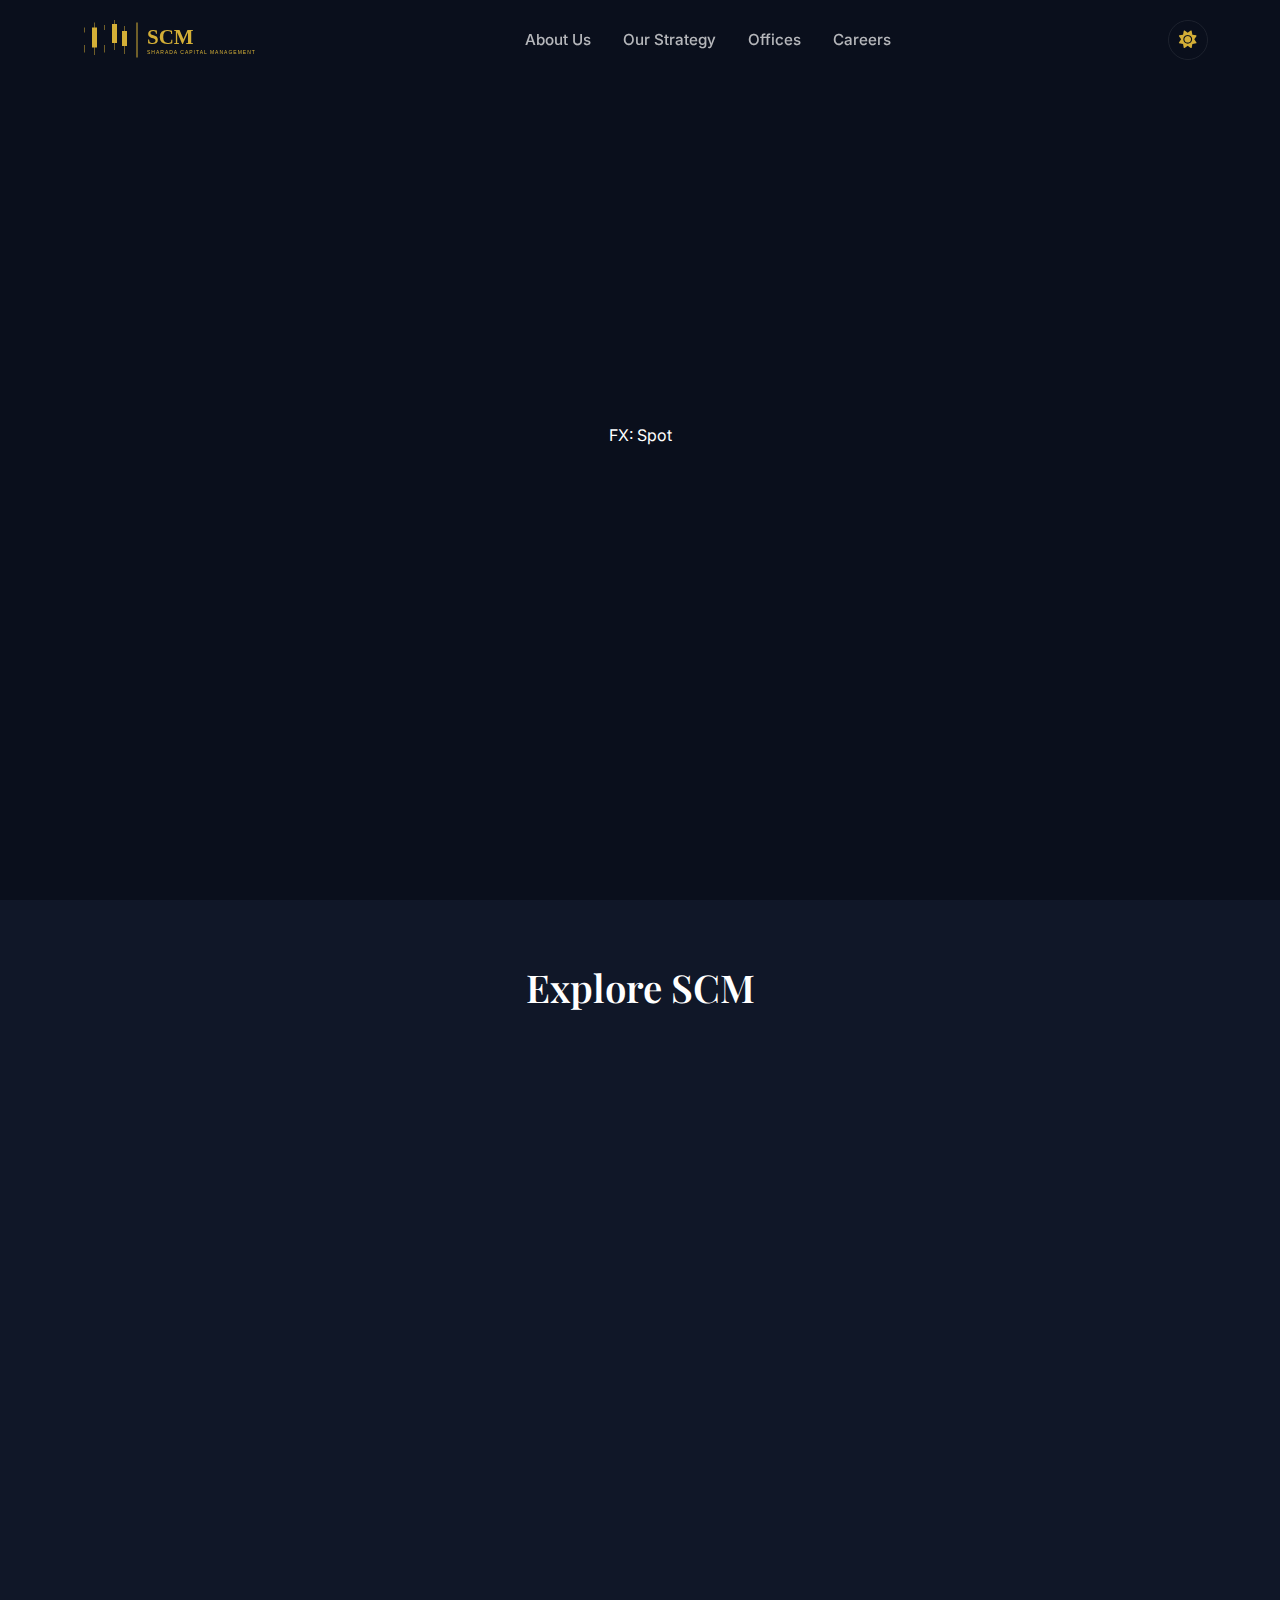
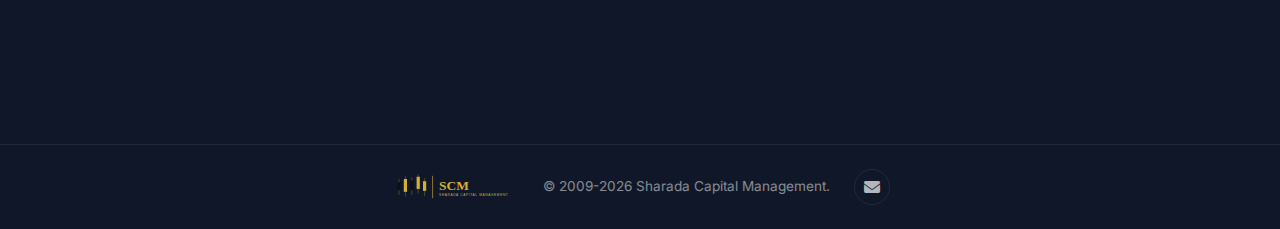
<file: index.html>
<!DOCTYPE html>
<html lang="en">

<head>
    <meta charset="UTF-8">
    <meta name="viewport" content="width=device-width, initial-scale=1.0">
    <meta name="description"
        content="Sharada Capital Management - A boutique quantitative trading firm delivering robust returns through sophisticated algorithmic strategies.">
    <title>Sharada Capital Management | Quantitative Trading Excellence</title>
    <link rel="icon" href="./assets/images/sharada_logo.svg" type="image/svg+xml">

    <!-- Font Awesome -->
    <link rel="stylesheet" href="https://cdnjs.cloudflare.com/ajax/libs/font-awesome/6.5.0/css/all.min.css">

    <!-- Custom Styles -->
    <link rel="stylesheet" href="./assets/src/style.css">
</head>

<body>
    <!-- Navigation -->
    <nav id="nav">
        <div class="nav-inner">
            <a class="logo-link" href="./index.html">
                <img class="logo-dark" src="./assets/images/sharada_logo.svg" alt="Sharada Capital Management">
                <img class="logo-light" src="./assets/images/sharada_logo_light.svg" alt="Sharada Capital Management">
            </a>
            <button class="menu-icon" id="menu-icon" aria-label="Toggle Menu">
                <span></span>
                <span></span>
                <span></span>
            </button>
            <ul id="nav-menu">
                <li><a href="./about.html">About Us</a></li>
                <li><a href="./strategy.html">Our Strategy</a></li>
                <li><a href="./offices.html">Offices</a></li>
                <li><a href="./careers.html">Careers</a></li>
                <li class="mobile-theme-item">
                    <button class="theme-toggle-mobile" id="theme-toggle-mobile" aria-label="Toggle theme">
                        <i class="fas fa-moon"></i>
                        <i class="fas fa-sun"></i>
                    </button>
                </li>
            </ul>
            <button class="theme-toggle" id="theme-toggle" aria-label="Toggle theme">
                <i class="fas fa-moon"></i>
                <i class="fas fa-sun"></i>
            </button>
        </div>
    </nav>

    <!-- Hero Section -->
    <section id="intro">
        <h1 class="hero-title">Sharada Capital Management</h1>

        <!-- Rotating Strategy Ticker -->
        <div class="strategy-ticker">
            <span class="ticker-text"></span>
        </div>

        <p class="hero-tagline">A boutique quantitative trading firm delivering robust returns through sophisticated
            algorithmic strategies.</p>
        <div class="scroll-down">
            <a href="#features">
                <span>Explore</span>
                <i class="fas fa-chevron-down"></i>
            </a>
        </div>
    </section>

    <!-- Features Section -->
    <section id="features" class="features-section">
        <h2>Explore SCM</h2>
        <div class="cards-grid">
            <!-- About Card -->
            <a href="./about.html" class="card reveal">
                <div class="card-icon">
                    <i class="fas fa-users"></i>
                </div>
                <h3>About Us</h3>
                <p>Discover our culture of innovation and meet the driven team behind SCM's success.</p>
                <span class="card-link">
                    Learn More <i class="fas fa-arrow-right"></i>
                </span>
            </a>

            <!-- Strategy Card -->
            <a href="./strategy.html" class="card reveal reveal-delay-1">
                <div class="card-icon">
                    <i class="fas fa-chart-line"></i>
                </div>
                <h3>Our Strategy</h3>
                <p>Explore our sophisticated approach to FX, Futures, and Equities trading.</p>
                <span class="card-link">
                    Learn More <i class="fas fa-arrow-right"></i>
                </span>
            </a>

            <!-- Offices Card -->
            <a href="./offices.html" class="card reveal reveal-delay-2">
                <div class="card-icon">
                    <i class="fas fa-building"></i>
                </div>
                <h3>Our Offices</h3>
                <p>Visit our strategic locations across the globe.</p>
                <span class="card-link">
                    Learn More <i class="fas fa-arrow-right"></i>
                </span>
            </a>

            <!-- Careers Card -->
            <a href="./careers.html" class="card reveal reveal-delay-3">
                <div class="card-icon">
                    <i class="fas fa-briefcase"></i>
                </div>
                <h3>Careers</h3>
                <p>Join a team of talented individuals shaping the future of quantitative trading.</p>
                <span class="card-link">
                    Learn More <i class="fas fa-arrow-right"></i>
                </span>
            </a>
        </div>
    </section>

    <!-- Footer -->
    <footer id="footer">
        <img class="logo logo-dark" src="./assets/images/sharada_logo.svg" alt="Sharada Capital Management">
        <img class="logo logo-light" src="./assets/images/sharada_logo_light.svg" alt="Sharada Capital Management">
        <p class="copyright">&copy; 2009-<span id="year"></span> Sharada Capital Management.</p>
        <a href="mailto:jobs@sharadacm.com" class="email-link" aria-label="Email"><i class="fas fa-envelope"></i></a>
    </footer>

    <!-- Minimal JavaScript -->
    <script>
        // Year
        document.getElementById("year").textContent = new Date().getFullYear();

        // Navigation scroll effect
        const nav = document.getElementById('nav');
        window.addEventListener('scroll', () => {
            nav.classList.toggle('scrolled', window.scrollY > 100);
        });

        // Scroll reveal animation
        const revealElements = document.querySelectorAll('.reveal');
        const revealOnScroll = () => {
            revealElements.forEach(el => {
                const elementTop = el.getBoundingClientRect().top;
                const windowHeight = window.innerHeight;
                if (elementTop < windowHeight - 100) {
                    el.classList.add('visible');
                }
            });
        };
        window.addEventListener('scroll', revealOnScroll);
        revealOnScroll(); // Initial check

        // Theme Toggle
        const themeToggle = document.getElementById('theme-toggle');
        const themeToggleMobile = document.getElementById('theme-toggle-mobile');
        const savedTheme = localStorage.getItem('theme') || 'dark';
        document.documentElement.setAttribute('data-theme', savedTheme);

        function toggleTheme() {
            const currentTheme = document.documentElement.getAttribute('data-theme');
            const newTheme = currentTheme === 'dark' ? 'light' : 'dark';
            document.documentElement.setAttribute('data-theme', newTheme);
            localStorage.setItem('theme', newTheme);
        }

        themeToggle.addEventListener('click', toggleTheme);
        if (themeToggleMobile) {
            themeToggleMobile.addEventListener('click', toggleTheme);
        }

        // Mobile Menu Toggle
        const menuIcon = document.getElementById('menu-icon');
        const navEl = document.getElementById('nav');
        const navMenu = document.querySelector('#nav ul');

        menuIcon.addEventListener('click', (e) => {
            e.stopPropagation();
            navEl.classList.toggle('menu-open');
        });

        // Close menu when clicking a link
        document.querySelectorAll('#nav ul a').forEach(link => {
            link.addEventListener('click', () => {
                navEl.classList.remove('menu-open');
            });
        });

        // Close menu when clicking outside
        document.addEventListener('click', (e) => {
            if (navEl.classList.contains('menu-open') && !navMenu.contains(e.target) && !menuIcon.contains(e.target)) {
                navEl.classList.remove('menu-open');
            }
        });

        // Strategy Ticker - Typewriter Effect
        const strategies = ['FX: Spot', 'FX: Forwards', 'FX: NDFs', 'FX: Swaps', 'FX: Options', 'Futures: Equity Indices', 'Futures: Commodities', 'Futures: Interest Rates', 'Futures: FX', 'Futures: Energy', 'Equities', 'Equity Options'];
        const tickerText = document.querySelector('.ticker-text');
        let currentIndex = 0;
        let charIndex = 0;
        let isDeleting = false;

        function typeWriter() {
            if (!tickerText) return;

            const currentWord = strategies[currentIndex];

            if (isDeleting) {
                tickerText.textContent = currentWord.substring(0, charIndex - 1);
                charIndex--;
            } else {
                tickerText.textContent = currentWord.substring(0, charIndex + 1);
                charIndex++;
            }

            let delay = isDeleting ? 50 : 100;

            if (!isDeleting && charIndex === currentWord.length) {
                delay = 1500; // Pause at end
                isDeleting = true;
            } else if (isDeleting && charIndex === 0) {
                isDeleting = false;
                currentIndex = (currentIndex + 1) % strategies.length;
                delay = 300;
            }

            setTimeout(typeWriter, delay);
        }

        if (tickerText) {
            typeWriter();
        }
    </script>
</body>

</html>
</file>
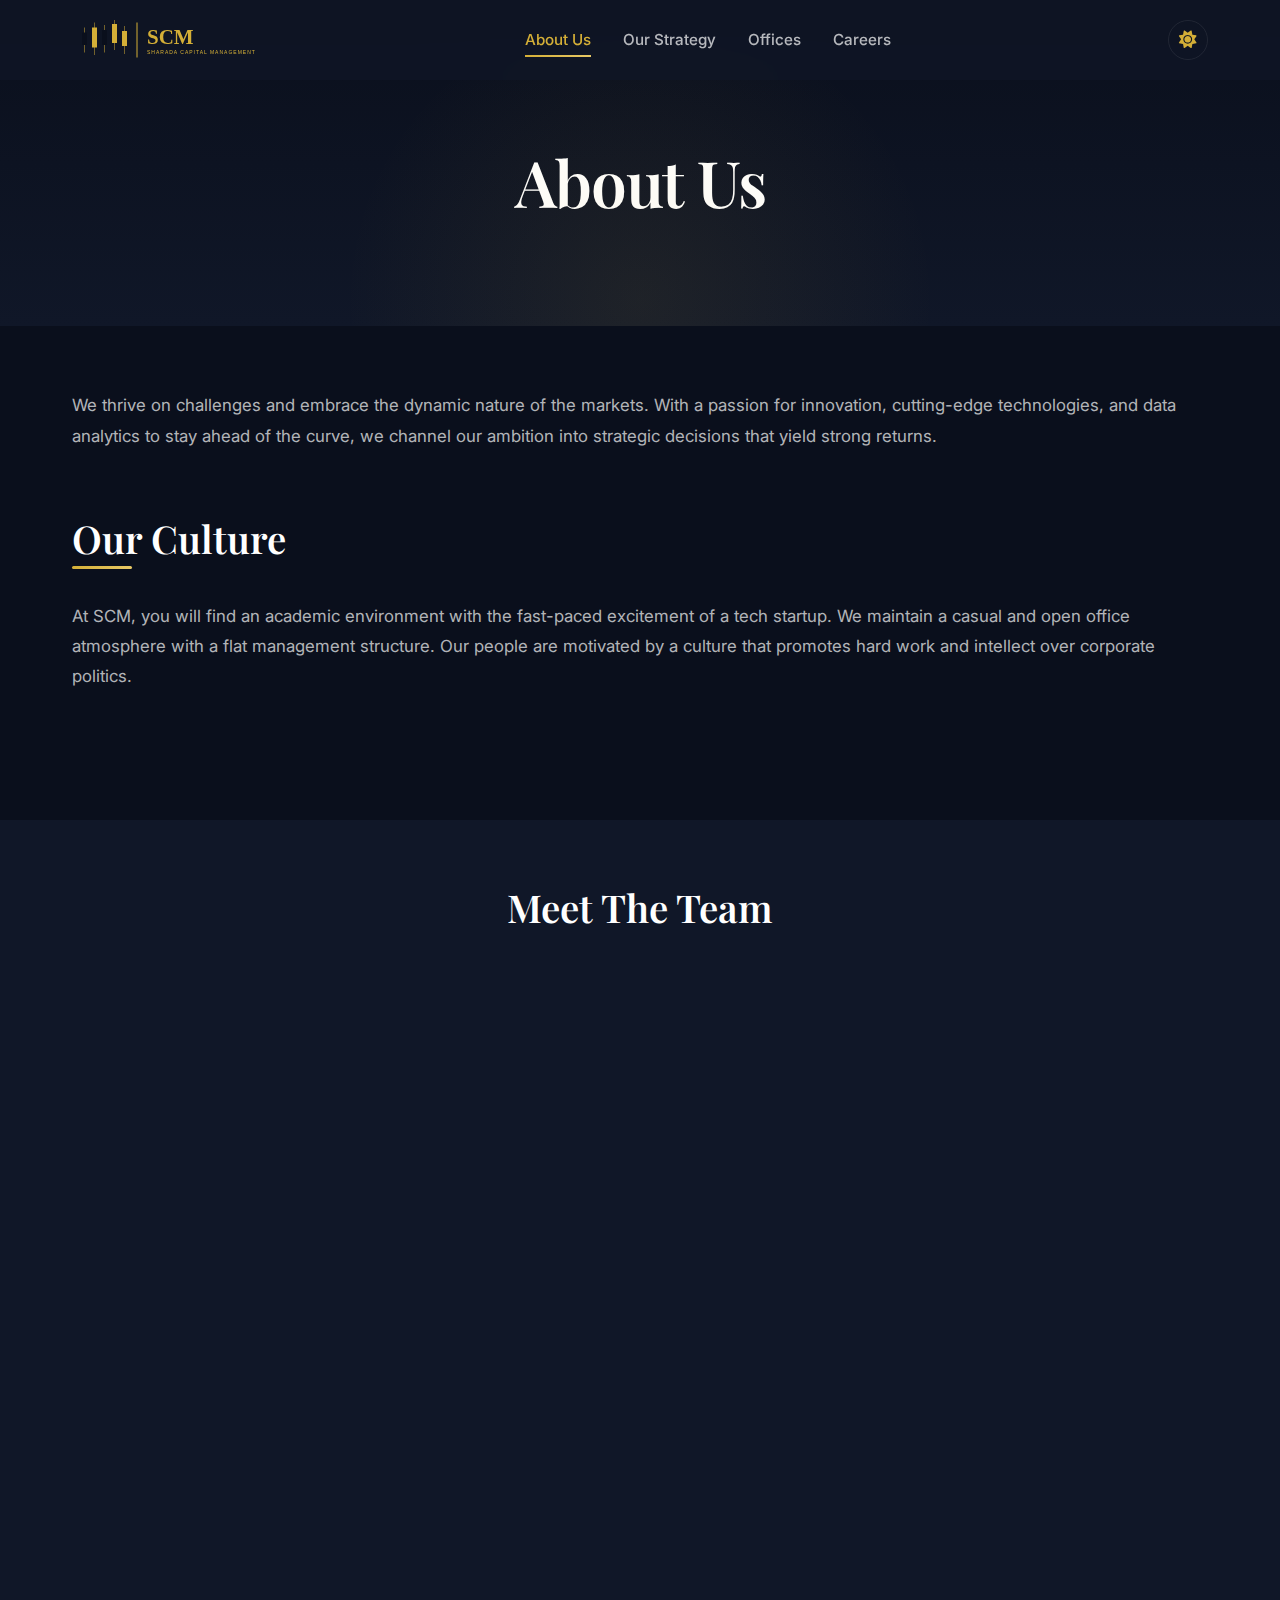
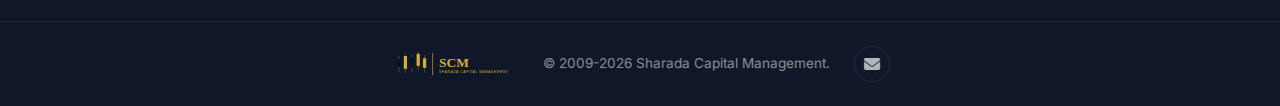
<file: about.html>
<!DOCTYPE html>
<html lang="en">

<head>
    <meta charset="UTF-8">
    <meta name="viewport" content="width=device-width, initial-scale=1.0">
    <meta name="description" content="Learn about Sharada Capital Management's culture, values, and leadership team.">
    <title>About Us | Sharada Capital Management</title>
    <link rel="icon" href="./assets/images/sharada_logo.svg" type="image/svg+xml">

    <!-- Font Awesome -->
    <link rel="stylesheet" href="https://cdnjs.cloudflare.com/ajax/libs/font-awesome/6.5.0/css/all.min.css">

    <!-- Custom Styles -->
    <link rel="stylesheet" href="./assets/src/style.css">
</head>

<body>
    <!-- Navigation -->
    <nav id="nav" class="scrolled">
        <div class="nav-inner">
            <a class="logo-link" href="./index.html">
                <img class="logo-dark" src="./assets/images/sharada_logo.svg" alt="Sharada Capital Management">
                <img class="logo-light" src="./assets/images/sharada_logo_light.svg" alt="Sharada Capital Management">
            </a>
            <button class="menu-icon" id="menu-icon" aria-label="Toggle Menu">
                <span></span>
                <span></span>
                <span></span>
            </button>
            <ul>
                <li><a href="./about.html" class="active">About Us</a></li>
                <li><a href="./strategy.html">Our Strategy</a></li>
                <li><a href="./offices.html">Offices</a></li>
                <li><a href="./careers.html">Careers</a></li>
                <li class="mobile-theme-item">
                    <button class="theme-toggle-mobile" id="theme-toggle-mobile" aria-label="Toggle theme">
                        <i class="fas fa-moon"></i>
                        <i class="fas fa-sun"></i>
                    </button>
                </li>
            </ul>
            <button class="theme-toggle" id="theme-toggle" aria-label="Toggle theme">
                <i class="fas fa-moon"></i>
                <i class="fas fa-sun"></i>
            </button>
        </div>
    </nav>

    <!-- Page Header -->
    <header id="header">
        <h1>About Us</h1>
        <p class="page-tagline">Driven people delivering quantitative trading excellence</p>
    </header>

    <!-- Main Content -->
    <main id="main">
        <article class="article reveal">
            <div class="article-content">
                <p>We thrive on challenges and embrace the dynamic nature of the markets. With a passion for
                    innovation, cutting-edge technologies, and data analytics to stay ahead of the curve, we channel our
                    ambition into strategic decisions that yield strong returns.</p>
            </div>
        </article>

        <article class="article reveal">
            <div class="article-header">
                <h2>Our Culture</h2>
            </div>
            <div class="article-content">
                <p>At SCM, you will find an academic environment with the fast-paced excitement of a tech startup. We
                    maintain a casual and open office atmosphere with a flat management structure. Our people are
                    motivated by a culture that promotes hard work and intellect over corporate politics.</p>
            </div>
        </article>
    </main>

    <!-- Team Section -->
    <section class="features-section">
        <h2>Meet The Team</h2>
        <div class="team-grid">
            <!-- Abhiram -->
            <article class="team-card reveal">
                <div class="team-avatar">AV</div>
                <h3>Abhiram Vijayasarathy</h3>
                <p class="role">Chief Executive Officer</p>
                <p class="bio">Abhiram Vijayasarathy founded Sharada Capital Management in 2009. Prior to Sharada,
                    Abhiram
                    worked as a Senior Portfolio Manager at Citadel Investment Group, before joining Millennium Partners
                    as a Managing
                    Director. Abhi received his S.B. in Mathematics & S.B. in Economics from MIT, graduating in 3 years
                    with Phi Beta Kappa Honors, and earned an M.S. in Financial Mathematics from the University of
                    Chicago.</p>
            </article>

            <!-- Andrew -->
            <article class="team-card reveal reveal-delay-1">
                <div class="team-avatar">AS</div>
                <h3>Andrew Solomon</h3>
                <p class="role">Chief Operating Officer</p>
                <p class="bio">Andrew is responsible for raising the initial round of capital for Sharada Capital
                    Management
                    and has taken a leading role in the day-to-day operations of the firm. From
                    2003-2009, Andrew was co-founder of a student loan provider originating over $3bn in student loans.
                    Andrew worked in the private equity practice at JP Morgan Partners from 2000-2002, was Director of
                    Business Development at EMusic.com in 1999-2000, and was a financial analyst in investment banking
                    at Salomon Brothers between 1996 and 1998. Andrew has a B.A. from Dartmouth College and an MBA from
                    Harvard Business School.</p>
            </article>
        </div>
    </section>

    <!-- Footer -->
    <footer id="footer">
        <img class="logo logo-dark" src="./assets/images/sharada_logo.svg" alt="Sharada Capital Management">
        <img class="logo logo-light" src="./assets/images/sharada_logo_light.svg" alt="Sharada Capital Management">
        <p class="copyright">&copy; 2009-<span id="year"></span> Sharada Capital Management.</p>
        <a href="mailto:jobs@sharadacm.com" class="email-link" aria-label="Email"><i class="fas fa-envelope"></i></a>
    </footer>

    <!-- Minimal JavaScript -->
    <script>
        document.getElementById("year").textContent = new Date().getFullYear();

        // Scroll reveal animation
        const revealElements = document.querySelectorAll('.reveal');
        const revealOnScroll = () => {
            revealElements.forEach(el => {
                const elementTop = el.getBoundingClientRect().top;
                const windowHeight = window.innerHeight;
                if (elementTop < windowHeight - 100) {
                    el.classList.add('visible');
                }
            });
        };
        window.addEventListener('scroll', revealOnScroll);
        revealOnScroll();

        // Mobile Menu Toggle
        const menuIcon = document.getElementById('menu-icon');
        const navEl = document.getElementById('nav');
        const navMenu = document.querySelector('#nav ul');
        menuIcon.addEventListener('click', (e) => { e.stopPropagation(); navEl.classList.toggle('menu-open'); });
        document.querySelectorAll('#nav ul a').forEach(link => { link.addEventListener('click', () => { navEl.classList.remove('menu-open'); }); });

        // Close menu when clicking outside
        document.addEventListener('click', (e) => { if (navEl.classList.contains('menu-open') && !navMenu.contains(e.target) && !menuIcon.contains(e.target)) { navEl.classList.remove('menu-open'); } });
        // Theme Toggle
        const themeToggle = document.getElementById('theme-toggle');
        const themeToggleMobile = document.getElementById('theme-toggle-mobile');
        const savedTheme = localStorage.getItem('theme') || 'dark';
        document.documentElement.setAttribute('data-theme', savedTheme);

        function toggleTheme() {
            const currentTheme = document.documentElement.getAttribute('data-theme');
            const newTheme = currentTheme === 'dark' ? 'light' : 'dark';
            document.documentElement.setAttribute('data-theme', newTheme);
            localStorage.setItem('theme', newTheme);
        }

        themeToggle.addEventListener('click', toggleTheme);
        if (themeToggleMobile) {
            themeToggleMobile.addEventListener('click', toggleTheme);
        }
    </script>
</body>

</html>
</file>
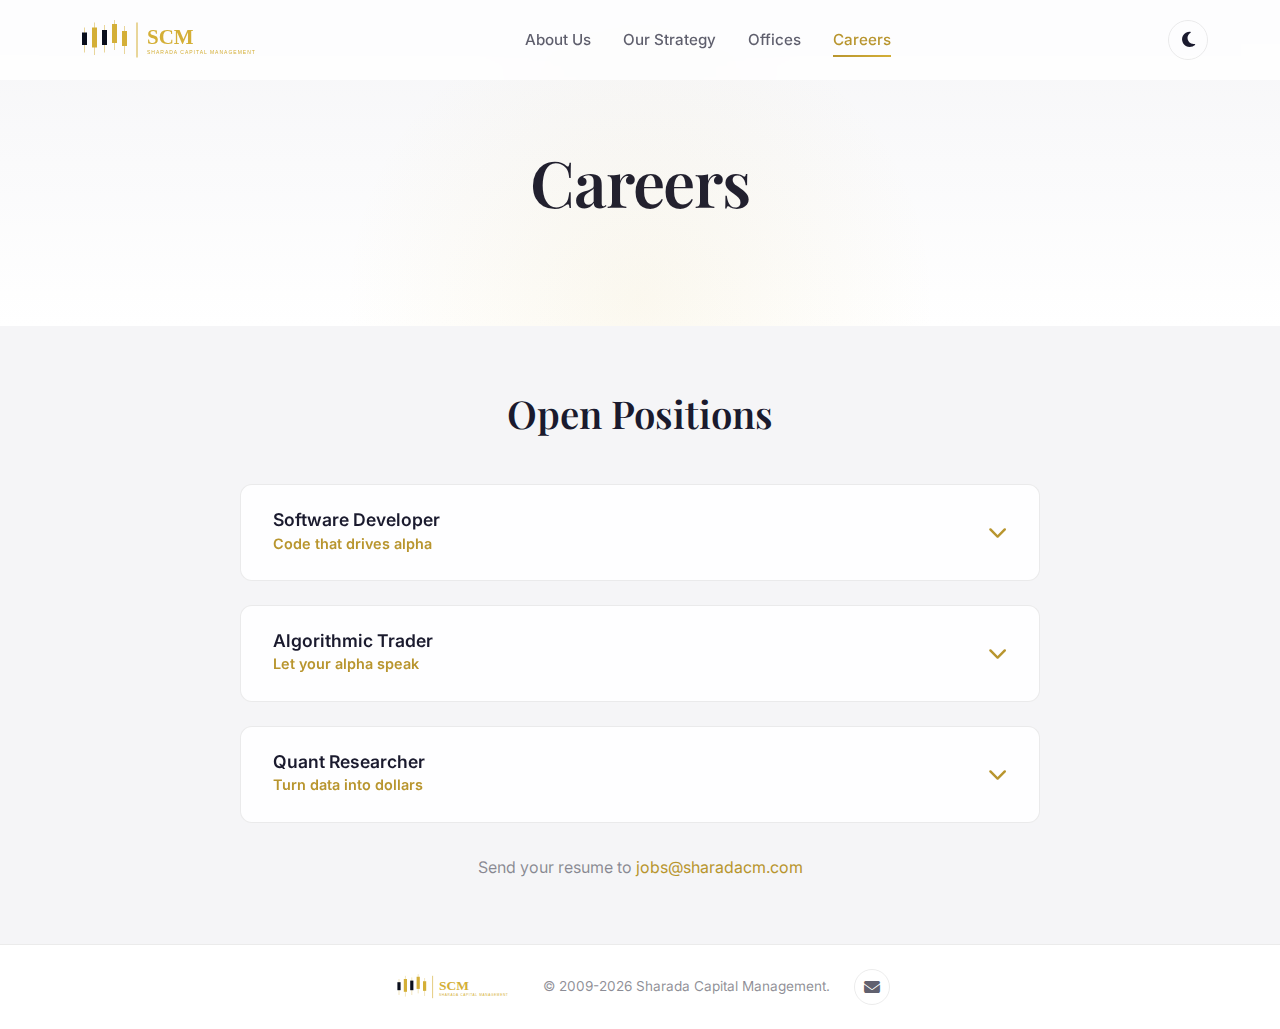
<file: careers.html>
<!DOCTYPE html>
<html lang="en">

<head>
    <meta charset="UTF-8">
    <meta name="viewport" content="width=device-width, initial-scale=1.0">
    <meta name="description"
        content="Join Sharada Capital Management - Explore career opportunities in quantitative trading, development, and research.">
    <title>Careers | Sharada Capital Management</title>
    <link rel="icon" href="./assets/images/sharada_title.png" type="image/x-icon">

    <!-- Font Awesome -->
    <link rel="stylesheet" href="https://cdnjs.cloudflare.com/ajax/libs/font-awesome/6.5.0/css/all.min.css">

    <!-- Custom Styles -->
    <link rel="stylesheet" href="./assets/src/style.css">
</head>

<body>
    <!-- Navigation -->
    <nav id="nav" class="scrolled">
        <div class="nav-inner">
            <a class="logo-link" href="./index.html">
                <img src="./assets/images/sharada_logo.svg" alt="Sharada Capital Management">
            </a>
            <button class="menu-icon" id="menu-icon" aria-label="Toggle Menu">
                <span></span>
                <span></span>
                <span></span>
            </button>
            <ul>
                <li><a href="./about.html">About Us</a></li>
                <li><a href="./strategy.html">Our Strategy</a></li>
                <li><a href="./offices.html">Offices</a></li>
                <li><a href="./careers.html" class="active">Careers</a></li>
                <li class="mobile-theme-item">
                    <button class="theme-toggle-mobile" id="theme-toggle-mobile" aria-label="Toggle theme">
                        <i class="fas fa-moon"></i>
                        <i class="fas fa-sun"></i>
                    </button>
                </li>
            </ul>
            <button class="theme-toggle" id="theme-toggle" aria-label="Toggle theme">
                <i class="fas fa-moon"></i>
                <i class="fas fa-sun"></i>
            </button>
        </div>
    </nav>

    <!-- Page Header -->
    <header id="header">
        <h1>Careers</h1>
        <p>Join a team that's shaping the future of trading</p>
    </header>

    <!-- Jobs Section -->
    <section class="jobs-section">
        <h2>Open Positions</h2>
        <div class="jobs-list">
            <!-- Software Developer -->
            <article class="job-card reveal">
                <div class="job-header" onclick="toggleJob(this.parentElement)">
                    <div>
                        <h3>Software Developer</h3>
                        <span class="salary">Code that drives alpha</span>
                    </div>
                    <i class="fas fa-chevron-down toggle-icon"></i>
                </div>
                <div class="job-content">
                    <div class="job-details">
                        <h4>Description</h4>
                        <p>Opportunity to work in a collaborative, entrepreneurial, and results-driven environment.
                            Exposure to the intricacies of trading and financial markets, enhancing your industry
                            knowledge. Flexibility in work location and schedule.</p>

                        <h4>Qualifications</h4>
                        <ul>
                            <li>Bachelor's degree in Computer Science, Software Engineering, or related field (Master's
                                preferred)</li>
                            <li>Proficiency in C++, Julia, or Python</li>
                            <li>Familiarity with financial markets and trading concepts</li>
                            <li>Excellent problem-solving skills</li>
                        </ul>

                        <div class="job-apply">
                            <a href="mailto:jobs@sharadacm.com" class="btn primary">
                                <i class="fas fa-envelope"></i> Apply Now
                            </a>
                        </div>
                    </div>
                </div>
            </article>

            <!-- Algorithmic Trader -->
            <article class="job-card reveal reveal-delay-1">
                <div class="job-header" onclick="toggleJob(this.parentElement)">
                    <div>
                        <h3>Algorithmic Trader</h3>
                        <span class="salary">Let your alpha speak</span>
                    </div>
                    <i class="fas fa-chevron-down toggle-icon"></i>
                </div>
                <div class="job-content">
                    <div class="job-details">
                        <h4>Description</h4>
                        <p>We are seeking experienced candidates with outstanding track records and strong academic
                            credentials. Build and run high-sharpe algorithmic strategies on our world-class
                            technology platform.</p>

                        <h4>Qualifications</h4>
                        <ul>
                            <li>Exceptional track record trading on any asset class</li>
                            <li>Degree from a top tier institution in a quantitative field</li>
                            <li>Intermediate to strong programming skills</li>
                            <li>Superior critical thinking and analytical skills</li>
                        </ul>

                        <div class="job-apply">
                            <a href="mailto:jobs@sharadacm.com" class="btn primary">
                                <i class="fas fa-envelope"></i> Apply Now
                            </a>
                        </div>
                    </div>
                </div>
            </article>

            <!-- Quant Researcher -->
            <article class="job-card job-filled reveal reveal-delay-2">
                <div class="job-header" onclick="toggleJob(this.parentElement)">
                    <div>
                        <h3>Quant Researcher</h3>
                        <span class="salary">Turn data into dollars</span>
                    </div>
                    <i class="fas fa-chevron-down toggle-icon"></i>
                </div>
                <div class="job-content">
                    <div class="job-details">
                        <h4>Description</h4>
                        <p>Collaborate with traders and developers to implement, backtest, and deploy trading
                            algorithms using statistical techniques, machine learning, and data analysis.</p>

                        <h4>Qualifications</h4>
                        <ul>
                            <li>Advanced degree in Mathematics, Statistics, Physics, or Computer Science</li>
                            <li>Proficiency in Python, R, or Julia</li>
                            <li>Excellent problem-solving and communication skills</li>
                            <li>Demonstrated ability to work in a fast-paced environment</li>
                        </ul>

                        <div class="job-apply">
                            <span class="btn disabled">
                                <i class="fas fa-clock"></i> No Openings At This Time
                            </span>
                        </div>
                    </div>
                </div>
            </article>
        </div>

        <p class="text-center mb-0" style="margin-top: 2rem; color: var(--text-muted);">
            Send your resume to <a href="mailto:jobs@sharadacm.com">jobs@sharadacm.com</a>
        </p>
    </section>

    <!-- Footer -->
    <footer id="footer">
        <img src="./assets/images/sharada_logo.svg" alt="Sharada Capital Management" class="logo">
        <p class="copyright">&copy; 2009-<span id="year"></span> Sharada Capital Management.</p>
        <a href="mailto:jobs@sharadacm.com" class="email-link" aria-label="Email"><i class="fas fa-envelope"></i></a>
    </footer>

    <!-- Minimal JavaScript -->
    <script>
        document.getElementById("year").textContent = new Date().getFullYear();
        // Job Accordion - only one open at a time
        function toggleJob(card) {
            const allCards = document.querySelectorAll('.job-card');
            const isActive = card.classList.contains('active');

            // Close all cards
            allCards.forEach(c => c.classList.remove('active'));

            // If the clicked card wasn't active, open it
            if (!isActive) {
                card.classList.add('active');
            }
        }

        // Scroll reveal animation
        const revealElements = document.querySelectorAll('.reveal');
        const revealOnScroll = () => {
            revealElements.forEach(el => {
                const elementTop = el.getBoundingClientRect().top;
                const windowHeight = window.innerHeight;
                if (elementTop < windowHeight - 100) {
                    el.classList.add('visible');
                }
            });
        };
        window.addEventListener('scroll', revealOnScroll);
        revealOnScroll();

        // Mobile Menu Toggle
        const menuIcon = document.getElementById('menu-icon');
        const navEl = document.getElementById('nav');
        const navMenu = document.querySelector('#nav ul');
        menuIcon.addEventListener('click', (e) => { e.stopPropagation(); navEl.classList.toggle('menu-open'); });
        document.querySelectorAll('#nav ul a').forEach(link => { link.addEventListener('click', () => { navEl.classList.remove('menu-open'); }); });

        // Close menu when clicking outside
        document.addEventListener('click', (e) => { if (navEl.classList.contains('menu-open') && !navMenu.contains(e.target) && !menuIcon.contains(e.target)) { navEl.classList.remove('menu-open'); } });
        // Theme Toggle
        const themeToggle = document.getElementById('theme-toggle');
        const themeToggleMobile = document.getElementById('theme-toggle-mobile');
        const savedTheme = localStorage.getItem('theme') || 'light';
        document.documentElement.setAttribute('data-theme', savedTheme);

        function toggleTheme() {
            const currentTheme = document.documentElement.getAttribute('data-theme');
            const newTheme = currentTheme === 'dark' ? 'light' : 'dark';
            document.documentElement.setAttribute('data-theme', newTheme);
            localStorage.setItem('theme', newTheme);
        }

        themeToggle.addEventListener('click', toggleTheme);
        if (themeToggleMobile) {
            themeToggleMobile.addEventListener('click', toggleTheme);
        }
    </script>
</body>

</html>
</file>
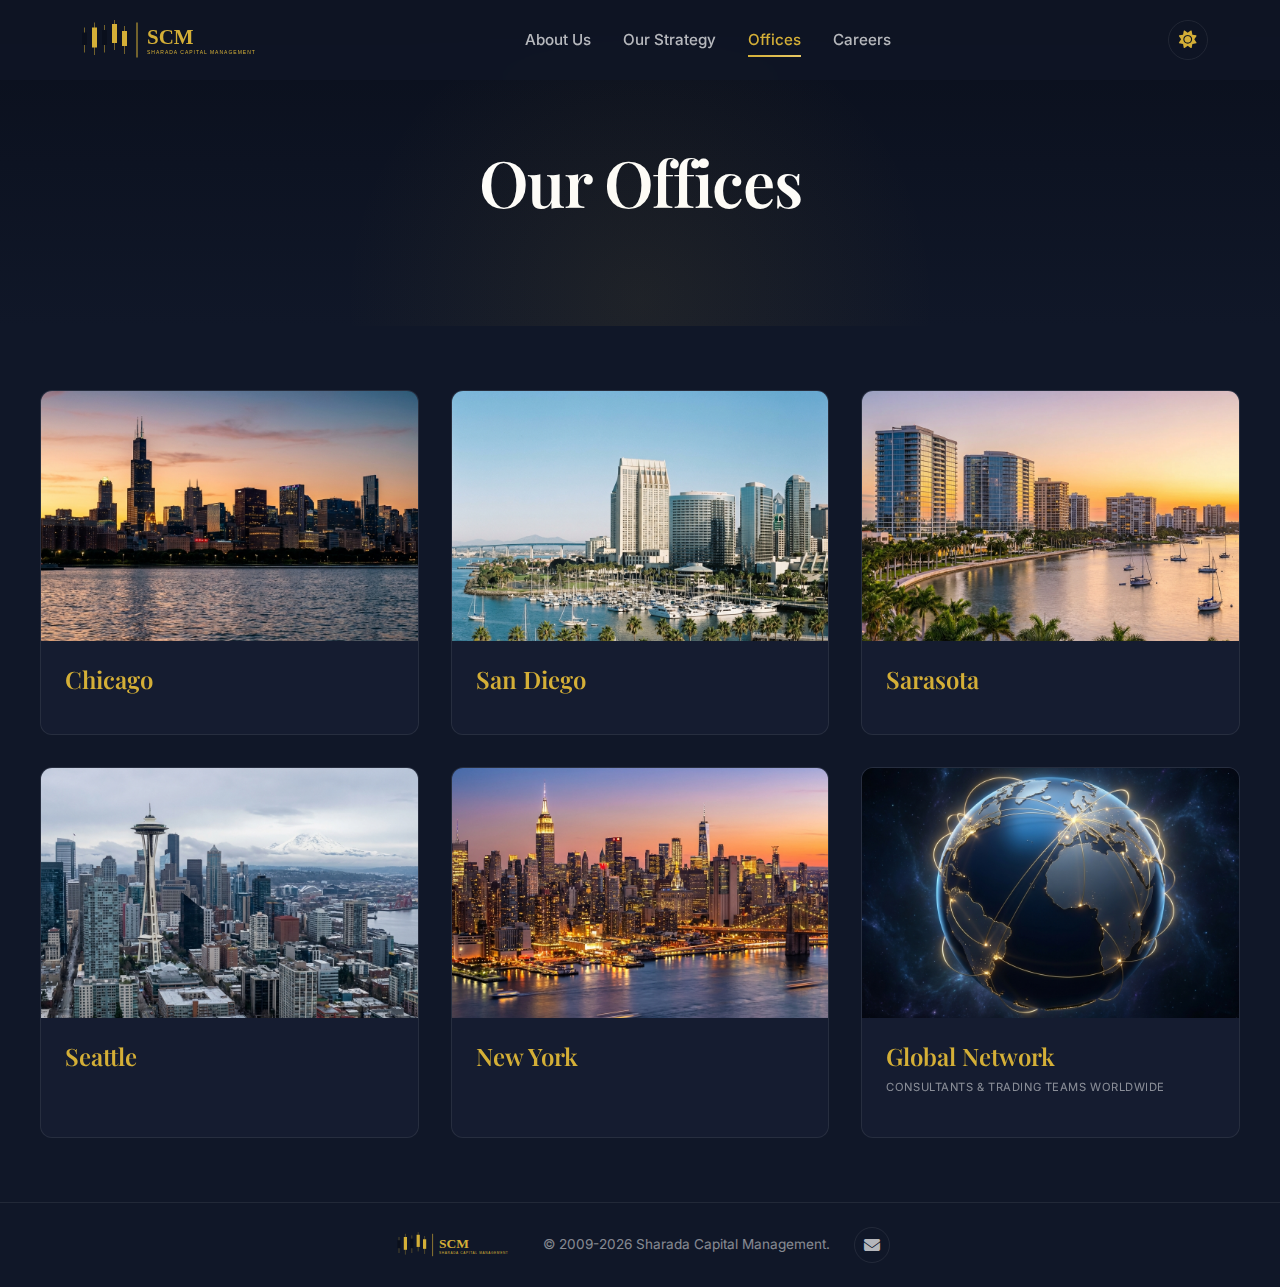
<file: offices.html>
<!DOCTYPE html>
<html lang="en">

<head>
    <meta charset="UTF-8">
    <meta name="viewport" content="width=device-width, initial-scale=1.0">
    <meta name="description" content="Explore Sharada Capital Management's office locations across the United States.">
    <title>Offices | Sharada Capital Management</title>
    <link rel="icon" href="./assets/images/sharada_logo.svg" type="image/svg+xml">

    <!-- Font Awesome -->
    <link rel="stylesheet" href="https://cdnjs.cloudflare.com/ajax/libs/font-awesome/6.5.0/css/all.min.css">

    <!-- Custom Styles -->
    <link rel="stylesheet" href="./assets/src/style.css">
</head>

<body>
    <!-- Navigation -->
    <nav id="nav" class="scrolled">
        <div class="nav-inner">
            <a class="logo-link" href="./index.html">
                <img class="logo-dark" src="./assets/images/sharada_logo.svg" alt="Sharada Capital Management">
                <img class="logo-light" src="./assets/images/sharada_logo_light.svg" alt="Sharada Capital Management">
            </a>
            <button class="menu-icon" id="menu-icon" aria-label="Toggle Menu">
                <span></span>
                <span></span>
                <span></span>
            </button>
            <ul>
                <li><a href="./about.html">About Us</a></li>
                <li><a href="./strategy.html">Our Strategy</a></li>
                <li><a href="./offices.html" class="active">Offices</a></li>
                <li><a href="./careers.html">Careers</a></li>
                <li class="mobile-theme-item">
                    <button class="theme-toggle-mobile" id="theme-toggle-mobile" aria-label="Toggle theme">
                        <i class="fas fa-moon"></i>
                        <i class="fas fa-sun"></i>
                    </button>
                </li>
            </ul>
            <button class="theme-toggle" id="theme-toggle" aria-label="Toggle theme">
                <i class="fas fa-moon"></i>
                <i class="fas fa-sun"></i>
            </button>
        </div>
    </nav>

    <!-- Page Header -->
    <header id="header">
        <h1>Our Offices</h1>
        <p class="page-tagline">Around the clock, around the world</p>
    </header>

    <!-- Offices Section -->
    <section class="offices-section">
        <div class="offices-grid">
            <!-- Chicago -->
            <article class="office-card reveal">
                <div class="office-image">
                    <img src="./assets/images/chicago.png" alt="Chicago Office">
                </div>
                <div class="office-info">
                    <h3>Chicago</h3>
                    <p class="subtitle"></p>
                </div>
            </article>

            <!-- San Diego -->
            <article class="office-card reveal reveal-delay-1">
                <div class="office-image">
                    <img src="./assets/images/sandiego.png" alt="San Diego Office">
                </div>
                <div class="office-info">
                    <h3>San Diego</h3>
                    <p class="subtitle"></p>
                </div>
            </article>

            <!-- Sarasota -->
            <article class="office-card reveal reveal-delay-2">
                <div class="office-image">
                    <img src="./assets/images/sarasota.png" alt="Sarasota Office">
                </div>
                <div class="office-info">
                    <h3>Sarasota</h3>
                    <p class="subtitle"></p>
                </div>
            </article>

            <!-- Seattle -->
            <article class="office-card reveal reveal-delay-3">
                <div class="office-image">
                    <img src="./assets/images/seattle.png" alt="Seattle Office">
                </div>
                <div class="office-info">
                    <h3>Seattle</h3>
                    <p class="subtitle"></p>
                </div>
            </article>

            <!-- New York -->
            <article class="office-card reveal reveal-delay-4">
                <div class="office-image">
                    <img src="./assets/images/newyork.png" alt="New York Office">
                </div>
                <div class="office-info">
                    <h3>New York</h3>
                    <p class="subtitle"></p>
                </div>
            </article>

            <!-- Global Network -->
            <article class="office-card reveal reveal-delay-5 global-office">
                <div class="office-image">
                    <img src="./assets/images/global_network.png" alt="Global Network">
                </div>
                <div class="office-info">
                    <h3>Global Network</h3>
                    <p class="subtitle">Consultants & Trading Teams Worldwide</p>
                </div>
            </article>
        </div>
    </section>

    <!-- Footer -->
    <footer id="footer">
        <img class="logo logo-dark" src="./assets/images/sharada_logo.svg" alt="Sharada Capital Management">
        <img class="logo logo-light" src="./assets/images/sharada_logo_light.svg" alt="Sharada Capital Management">
        <p class="copyright">&copy; 2009-<span id="year"></span> Sharada Capital Management.</p>
        <a href="mailto:jobs@sharadacm.com" class="email-link" aria-label="Email"><i class="fas fa-envelope"></i></a>
    </footer>

    <!-- Minimal JavaScript -->
    <script>
        document.getElementById("year").textContent = new Date().getFullYear();

        // Scroll reveal animation
        const revealElements = document.querySelectorAll('.reveal');
        const revealOnScroll = () => {
            revealElements.forEach(el => {
                const elementTop = el.getBoundingClientRect().top;
                const windowHeight = window.innerHeight;
                if (elementTop < windowHeight - 100) {
                    el.classList.add('visible');
                }
            });
        };
        window.addEventListener('scroll', revealOnScroll);
        revealOnScroll();

        // Mobile Menu Toggle
        const menuIcon = document.getElementById('menu-icon');
        const navEl = document.getElementById('nav');
        const navMenu = document.querySelector('#nav ul');
        menuIcon.addEventListener('click', (e) => { e.stopPropagation(); navEl.classList.toggle('menu-open'); });
        document.querySelectorAll('#nav ul a').forEach(link => { link.addEventListener('click', () => { navEl.classList.remove('menu-open'); }); });

        // Close menu when clicking outside
        document.addEventListener('click', (e) => { if (navEl.classList.contains('menu-open') && !navMenu.contains(e.target) && !menuIcon.contains(e.target)) { navEl.classList.remove('menu-open'); } });
        // Theme Toggle
        const themeToggle = document.getElementById('theme-toggle');
        const themeToggleMobile = document.getElementById('theme-toggle-mobile');
        const savedTheme = localStorage.getItem('theme') || 'dark';
        document.documentElement.setAttribute('data-theme', savedTheme);

        function toggleTheme() {
            const currentTheme = document.documentElement.getAttribute('data-theme');
            const newTheme = currentTheme === 'dark' ? 'light' : 'dark';
            document.documentElement.setAttribute('data-theme', newTheme);
            localStorage.setItem('theme', newTheme);
        }

        themeToggle.addEventListener('click', toggleTheme);
        if (themeToggleMobile) {
            themeToggleMobile.addEventListener('click', toggleTheme);
        }
    </script>
</body>

</html>
</file>
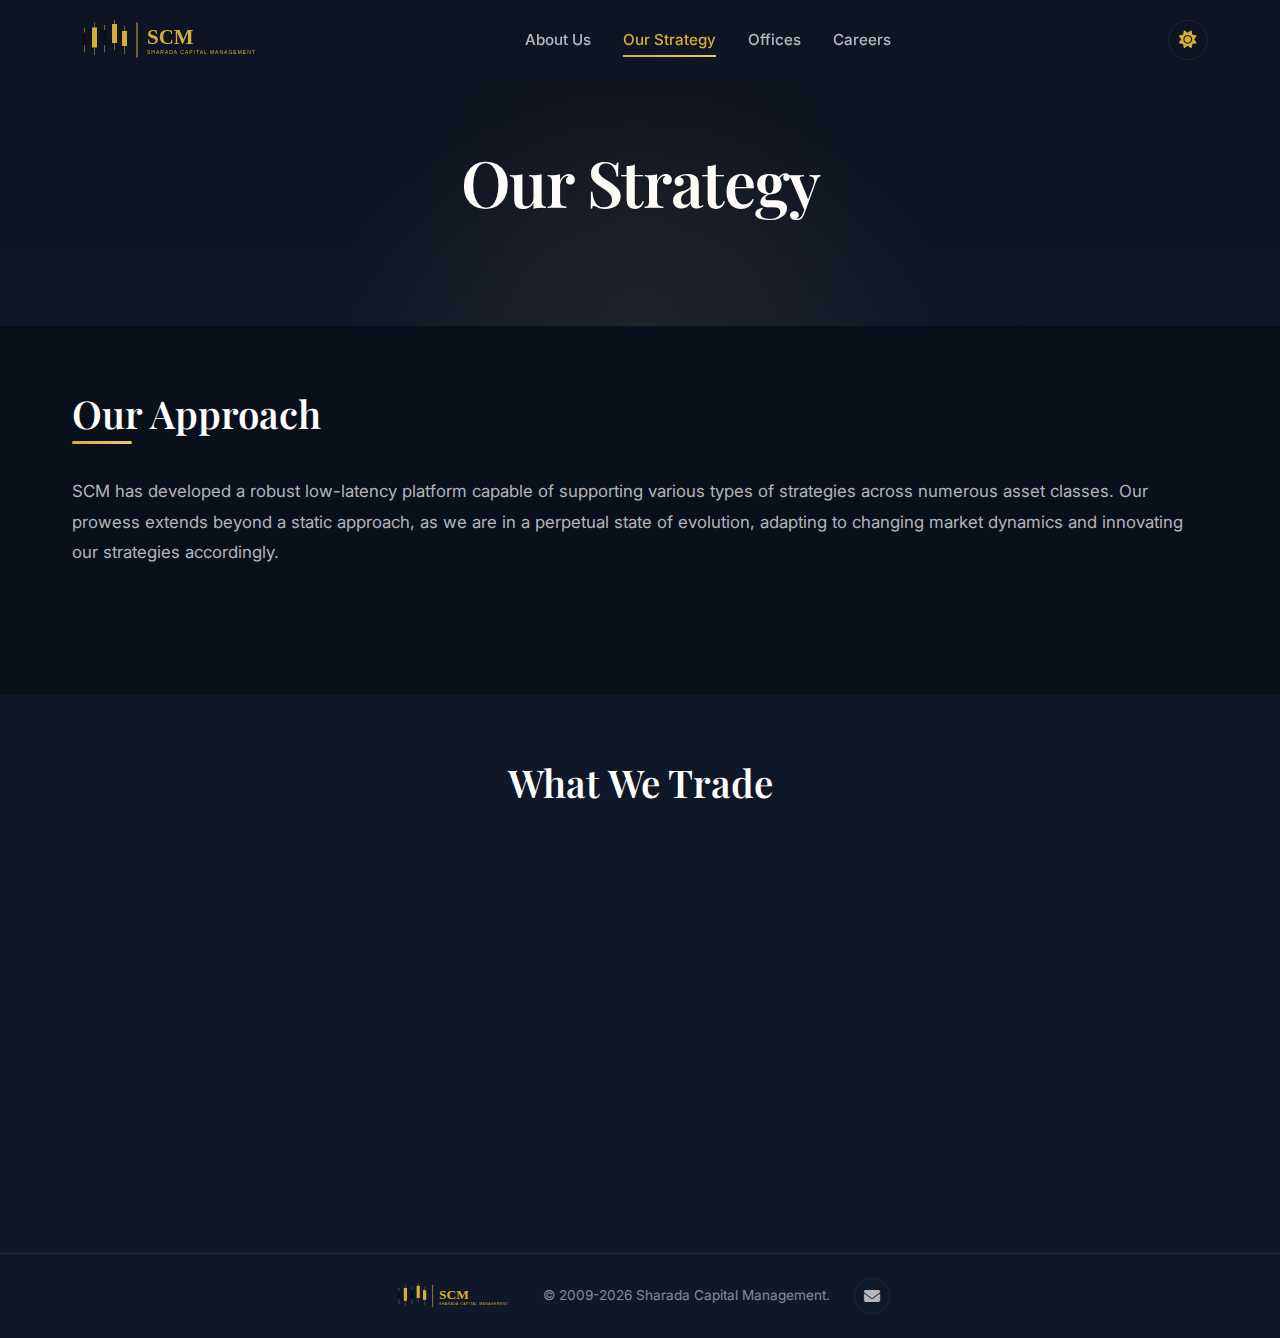
<file: strategy.html>
<!DOCTYPE html>
<html lang="en">

<head>
    <meta charset="UTF-8">
    <meta name="viewport" content="width=device-width, initial-scale=1.0">
    <meta name="description"
        content="Discover Sharada Capital Management's sophisticated trading approach across FX, Futures, and Equities.">
    <title>Our Strategy | Sharada Capital Management</title>
    <link rel="icon" href="./assets/images/sharada_logo.svg" type="image/svg+xml">

    <!-- Font Awesome -->
    <link rel="stylesheet" href="https://cdnjs.cloudflare.com/ajax/libs/font-awesome/6.5.0/css/all.min.css">

    <!-- Custom Styles -->
    <link rel="stylesheet" href="./assets/src/style.css">
</head>

<body>
    <!-- Navigation -->
    <nav id="nav" class="scrolled">
        <div class="nav-inner">
            <a class="logo-link" href="./index.html">
                <img class="logo-dark" src="./assets/images/sharada_logo.svg" alt="Sharada Capital Management">
                <img class="logo-light" src="./assets/images/sharada_logo_light.svg" alt="Sharada Capital Management">
            </a>
            <button class="menu-icon" id="menu-icon" aria-label="Toggle Menu">
                <span></span>
                <span></span>
                <span></span>
            </button>
            <ul>
                <li><a href="./about.html">About Us</a></li>
                <li><a href="./strategy.html" class="active">Our Strategy</a></li>
                <li><a href="./offices.html">Offices</a></li>
                <li><a href="./careers.html">Careers</a></li>
                <li class="mobile-theme-item">
                    <button class="theme-toggle-mobile" id="theme-toggle-mobile" aria-label="Toggle theme">
                        <i class="fas fa-moon"></i>
                        <i class="fas fa-sun"></i>
                    </button>
                </li>
            </ul>
            <button class="theme-toggle" id="theme-toggle" aria-label="Toggle theme">
                <i class="fas fa-moon"></i>
                <i class="fas fa-sun"></i>
            </button>
        </div>
    </nav>

    <!-- Page Header -->
    <header id="header">
        <h1>Our Strategy</h1>
        <p class="page-tagline">Taking trading to the next level</p>
    </header>

    <!-- Main Content -->
    <main id="main">
        <article class="article reveal">
            <div class="article-header">
                <h2>Our Approach</h2>
            </div>
            <div class="article-content">
                <p>SCM has developed a robust low-latency platform capable of supporting various
                    types of strategies
                    across numerous asset classes. Our prowess extends beyond a static approach, as we are in a
                    perpetual state of evolution, adapting to changing market dynamics and innovating our strategies
                    accordingly.</p>
            </div>
        </article>
    </main>

    <!-- Strategy Cards Section -->
    <section class="features-section">
        <h2>What We Trade</h2>
        <div class="strategy-grid">
            <!-- FX -->
            <article class="strategy-card reveal">
                <div class="icon"><i class="fas fa-dollar-sign"></i></div>
                <h3>FX Trading</h3>
                <p class="subtitle">Currency Markets</p>
                <p>Spot, Forwards, NDFs, Swaps, and Options</p>
            </article>

            <!-- Futures -->
            <article class="strategy-card reveal reveal-delay-1">
                <div class="icon"><i class="fas fa-chart-bar"></i></div>
                <h3>Futures</h3>
                <p class="subtitle">Derivatives Trading</p>
                <p>Equity Indices, Commodities, FX,
                    Interest Rates, and Energy Futures</p>
            </article>

            <!-- Equities -->
            <article class="strategy-card reveal reveal-delay-2">
                <div class="icon"><i class="fas fa-chart-pie"></i></div>
                <h3>Equities</h3>
                <p class="subtitle">Stocks & Options</p>
                <p>Equities and Equity Options</p>
            </article>
        </div>
    </section>

    <!-- Footer -->
    <footer id="footer">
        <img class="logo logo-dark" src="./assets/images/sharada_logo.svg" alt="Sharada Capital Management">
        <img class="logo logo-light" src="./assets/images/sharada_logo_light.svg" alt="Sharada Capital Management">
        <p class="copyright">&copy; 2009-<span id="year"></span> Sharada Capital Management.</p>
        <a href="mailto:jobs@sharadacm.com" class="email-link" aria-label="Email"><i class="fas fa-envelope"></i></a>
    </footer>

    <!-- Minimal JavaScript -->
    <script>
        document.getElementById("year").textContent = new Date().getFullYear();

        // Scroll reveal animation
        const revealElements = document.querySelectorAll('.reveal');
        const revealOnScroll = () => {
            revealElements.forEach(el => {
                const elementTop = el.getBoundingClientRect().top;
                const windowHeight = window.innerHeight;
                if (elementTop < windowHeight - 100) {
                    el.classList.add('visible');
                }
            });
        };
        window.addEventListener('scroll', revealOnScroll);
        revealOnScroll();

        // Mobile Menu Toggle
        const menuIcon = document.getElementById('menu-icon');
        const navEl = document.getElementById('nav');
        const navMenu = document.querySelector('#nav ul');
        menuIcon.addEventListener('click', (e) => { e.stopPropagation(); navEl.classList.toggle('menu-open'); });
        document.querySelectorAll('#nav ul a').forEach(link => { link.addEventListener('click', () => { navEl.classList.remove('menu-open'); }); });

        // Close menu when clicking outside
        document.addEventListener('click', (e) => { if (navEl.classList.contains('menu-open') && !navMenu.contains(e.target) && !menuIcon.contains(e.target)) { navEl.classList.remove('menu-open'); } });
        // Theme Toggle
        const themeToggle = document.getElementById('theme-toggle');
        const themeToggleMobile = document.getElementById('theme-toggle-mobile');
        const savedTheme = localStorage.getItem('theme') || 'dark';
        document.documentElement.setAttribute('data-theme', savedTheme);

        function toggleTheme() {
            const currentTheme = document.documentElement.getAttribute('data-theme');
            const newTheme = currentTheme === 'dark' ? 'light' : 'dark';
            document.documentElement.setAttribute('data-theme', newTheme);
            localStorage.setItem('theme', newTheme);
        }

        themeToggle.addEventListener('click', toggleTheme);
        if (themeToggleMobile) {
            themeToggleMobile.addEventListener('click', toggleTheme);
        }
    </script>
</body>

</html>
</file>
<file: assets/src/style.css>
/* ============================================
   Sharada Capital Management - Design System
   Premium Dark Theme with Gold Accents
   ============================================ */

/* Google Fonts */
@import url('https://fonts.googleapis.com/css2?family=Inter:wght@300;400;500;600;700&family=Playfair+Display:wght@400;500;600;700&display=swap');

/* ============================================
   CSS Custom Properties (Design Tokens)
   ============================================ */
:root {
    /* Colors - Dark Theme */
    --bg-primary: #0a0f1c;
    --bg-secondary: #101728;
    --bg-card: rgba(22, 30, 50, 0.8);
    --bg-glass: rgba(16, 23, 40, 0.6);

    /* Accent Colors */
    --accent-gold: #d4af37;
    --accent-gold-light: #e8c967;
    --accent-gold-dark: #b8952e;

    /* Text Colors */
    --text-primary: #ffffff;
    --text-secondary: rgba(255, 255, 255, 0.7);
    --text-muted: rgba(255, 255, 255, 0.5);

    /* Borders */
    --border-subtle: rgba(255, 255, 255, 0.08);
    --border-accent: rgba(212, 175, 55, 0.3);

    /* Gradients */
    --gradient-gold: linear-gradient(135deg, var(--accent-gold) 0%, var(--accent-gold-light) 100%);
    --gradient-dark: linear-gradient(180deg, var(--bg-primary) 0%, var(--bg-secondary) 100%);
    --gradient-hero: linear-gradient(180deg, rgba(10, 15, 28, 0.7) 0%, rgba(10, 15, 28, 0.95) 100%);

    /* Typography */
    --font-primary: 'Inter', -apple-system, BlinkMacSystemFont, sans-serif;
    --font-display: 'Playfair Display', Georgia, serif;

    /* Spacing */
    --spacing-xs: 0.5rem;
    --spacing-sm: 1rem;
    --spacing-md: 1.5rem;
    --spacing-lg: 2rem;
    --spacing-xl: 3rem;
    --spacing-2xl: 4rem;

    /* Border Radius */
    --radius-sm: 8px;
    --radius-md: 12px;
    --radius-lg: 20px;
    --radius-full: 50%;

    /* Shadows */
    --shadow-sm: 0 2px 10px rgba(0, 0, 0, 0.3);
    --shadow-md: 0 4px 20px rgba(0, 0, 0, 0.4);
    --shadow-lg: 0 8px 40px rgba(0, 0, 0, 0.5);
    --shadow-glow: 0 0 30px rgba(212, 175, 55, 0.2);

    /* Transitions */
    --transition-fast: 0.2s ease;
    --transition-base: 0.3s ease;
    --transition-slow: 0.5s ease;

    /* Layout */
    --max-width: 1200px;
    --nav-height: 80px;
}

/* Light Mode Theme */
[data-theme="light"] {
    --bg-primary: #f5f5f7;
    --bg-secondary: #ffffff;
    --bg-card: rgba(255, 255, 255, 0.9);
    --bg-glass: rgba(255, 255, 255, 0.8);

    --accent-gold: #b8952e;
    --accent-gold-light: #d4af37;
    --accent-gold-dark: #8b6914;

    --text-primary: #1a1a2e;
    --text-secondary: rgba(26, 26, 46, 0.7);
    --text-muted: rgba(26, 26, 46, 0.5);

    --border-subtle: rgba(0, 0, 0, 0.08);
    --border-accent: rgba(184, 149, 46, 0.3);

    --gradient-dark: linear-gradient(180deg, var(--bg-primary) 0%, var(--bg-secondary) 100%);
    --gradient-hero: linear-gradient(180deg, rgba(245, 245, 247, 0.7) 0%, rgba(245, 245, 247, 0.95) 100%);

    --shadow-sm: 0 2px 10px rgba(0, 0, 0, 0.1);
    --shadow-md: 0 4px 20px rgba(0, 0, 0, 0.15);
    --shadow-lg: 0 8px 40px rgba(0, 0, 0, 0.2);
    --shadow-glow: 0 0 30px rgba(184, 149, 46, 0.15);
}

/* Logo Theme Switching */
.logo-dark {
    display: block;
}

.logo-light {
    display: none;
}

[data-theme="light"] .logo-dark {
    display: none;
}

[data-theme="light"] .logo-light {
    display: block;
}

/* Theme Toggle Button */
.theme-toggle {
    width: 40px;
    height: 40px;
    border: 1px solid var(--border-subtle);
    border-radius: var(--radius-full);
    background: transparent;
    color: var(--text-secondary);
    cursor: pointer;
    display: flex;
    align-items: center;
    justify-content: center;
    font-size: 1.1rem;
    transition: all var(--transition-fast);
    margin-left: var(--spacing-md);
}

.theme-toggle:hover {
    border-color: var(--accent-gold);
    color: var(--accent-gold);
}

.theme-toggle .fa-sun,
.theme-toggle-mobile .fa-sun {
    display: block;
    color: var(--accent-gold);
}

.theme-toggle .fa-moon,
.theme-toggle-mobile .fa-moon {
    display: none;
}

[data-theme="light"] .theme-toggle .fa-sun,
[data-theme="light"] .theme-toggle-mobile .fa-sun {
    display: none;
}

[data-theme="light"] .theme-toggle .fa-moon,
[data-theme="light"] .theme-toggle-mobile .fa-moon {
    display: block;
    color: #1a1a2e;
}

/* ============================================
   Base Reset & Typography
   ============================================ */
*,
*::before,
*::after {
    margin: 0;
    padding: 0;
    box-sizing: border-box;
}

html {
    scroll-behavior: smooth;
    font-size: 16px;
}

body {
    font-family: var(--font-primary);
    background: var(--bg-primary);
    color: var(--text-primary);
    line-height: 1.6;
    overflow-x: hidden;
    min-height: 100vh;
}

a {
    color: var(--accent-gold);
    text-decoration: none;
    transition: color var(--transition-fast);
}

a:hover {
    color: var(--accent-gold-light);
}

h1,
h2,
h3,
h4,
h5,
h6 {
    font-family: var(--font-display);
    font-weight: 600;
    line-height: 1.2;
    margin-bottom: var(--spacing-sm);
}

h1 {
    font-size: clamp(2.5rem, 5vw, 4rem);
    letter-spacing: -0.02em;
}

h2 {
    font-size: clamp(1.8rem, 3vw, 2.5rem);
    color: var(--text-primary);
}

h3 {
    font-size: clamp(1.3rem, 2vw, 1.5rem);
}

p {
    color: var(--text-secondary);
    margin-bottom: var(--spacing-sm);
}

img {
    max-width: 100%;
    height: auto;
    display: block;
}

ul {
    list-style: none;
}

/* ============================================
   Navigation
   ============================================ */
#nav {
    position: fixed;
    top: 0;
    left: 0;
    right: 0;
    height: var(--nav-height);
    z-index: 1000;
    transition: all var(--transition-base);
}

#nav::before {
    content: '';
    position: absolute;
    inset: 0;
    background: var(--bg-glass);
    backdrop-filter: blur(20px);
    -webkit-backdrop-filter: blur(20px);
    opacity: 0;
    transition: opacity var(--transition-base);
}

#nav.scrolled::before {
    opacity: 1;
}

.nav-inner {
    position: relative;
    max-width: var(--max-width);
    margin: 0 auto;
    padding: 0 var(--spacing-lg);
    height: 100%;
    display: flex;
    align-items: center;
    justify-content: space-between;
}

.logo-link img {
    height: 50px;
    width: auto;
    transition: transform var(--transition-fast);
}

.logo-link:hover img {
    transform: scale(1.05);
}

/* Hide mobile-only theme toggle on desktop */
.mobile-theme-item {
    display: none;
}

#nav ul {
    display: flex;
    gap: var(--spacing-lg);
}

#nav ul li a {
    color: var(--text-secondary);
    font-weight: 500;
    font-size: 0.95rem;
    padding: var(--spacing-xs) 0;
    position: relative;
    transition: color var(--transition-fast);
}

#nav ul li a::after {
    content: '';
    position: absolute;
    bottom: 0;
    left: 0;
    width: 0;
    height: 2px;
    background: var(--gradient-gold);
    transition: width var(--transition-base);
}

#nav ul li a:hover,
#nav ul li a.active {
    color: var(--accent-gold);
}

#nav ul li a:hover::after,
#nav ul li a.active::after {
    width: 100%;
}

/* Mobile Menu */
.menu-toggle {
    display: none;
}

.menu-icon {
    display: none;
    flex-direction: column;
    gap: 5px;
    cursor: pointer;
    padding: 10px;
    z-index: 10;
}

.menu-icon span {
    width: 25px;
    height: 2px;
    background: var(--text-primary);
    transition: all var(--transition-fast);
}

@media (max-width: 768px) {
    .menu-icon {
        display: flex;
        background: transparent;
        border: none;
    }

    #nav ul {
        position: fixed;
        top: 0;
        right: -100%;
        width: 280px;
        height: 100vh;
        background: var(--bg-secondary);
        flex-direction: column;
        padding: calc(var(--nav-height) + var(--spacing-lg)) var(--spacing-lg);
        gap: var(--spacing-md);
        transition: right var(--transition-base);
        box-shadow: var(--shadow-lg);
        z-index: 999;
    }

    #nav.menu-open ul {
        right: 0;
    }

    #nav.menu-open .menu-icon span:nth-child(1) {
        transform: rotate(45deg) translate(5px, 5px);
    }

    #nav.menu-open .menu-icon span:nth-child(2) {
        opacity: 0;
    }

    #nav.menu-open .menu-icon span:nth-child(3) {
        transform: rotate(-45deg) translate(5px, -5px);
    }

    .theme-toggle {
        display: none !important;
    }

    /* Show toggle inside mobile menu */
    .mobile-theme-item {
        display: none;
        margin-top: var(--spacing-md);
        padding-top: var(--spacing-md);
        border-top: 1px solid var(--border-subtle);
    }

    #nav.menu-open .mobile-theme-item {
        display: block;
    }

    .theme-toggle-mobile {
        display: flex;
        align-items: center;
        gap: var(--spacing-sm);
        background: transparent;
        border: none;
        color: var(--text-secondary);
        cursor: pointer;
        padding: var(--spacing-xs) 0;
        font-size: 0.95rem;
        font-family: inherit;
        transition: color var(--transition-fast);
    }

    .theme-toggle-mobile:hover {
        color: var(--accent-gold);
    }

    /* Dark mode: show golden sun (to switch to light) */
    .theme-toggle-mobile .fa-sun {
        display: inline-block;
        color: var(--accent-gold);
    }

    .theme-toggle-mobile .fa-moon {
        display: none;
    }

    /* Light mode: show moon (to switch to dark) */
    [data-theme="light"] .theme-toggle-mobile .fa-sun {
        display: none;
    }

    [data-theme="light"] .theme-toggle-mobile .fa-moon {
        display: inline-block;
        color: #1a1a2e;
    }
}

/* ============================================
   Hero / Intro Section
   ============================================ */
#intro {
    min-height: 100vh;
    display: flex;
    flex-direction: column;
    align-items: center;
    justify-content: center;
    text-align: center;
    padding: var(--spacing-2xl);
    position: relative;
    overflow: hidden;
    background-size: cover;
    background-position: center;
    background-attachment: fixed;
}

#intro::before {
    content: '';
    position: absolute;
    inset: 0;
    background: var(--gradient-hero);
    z-index: 1;
}

#intro>* {
    position: relative;
    z-index: 2;
}

#intro .logo {
    width: 280px;
    height: auto;
    margin-bottom: var(--spacing-lg);
    animation: fadeInUp 1s ease forwards;
}

#intro h1 {
    color: var(--text-primary);
    margin-bottom: var(--spacing-sm);
    animation: fadeInUp 1s 0.2s ease forwards;
    opacity: 0;
}

#intro h1 span {
    color: var(--accent-gold);
}

#intro p {
    max-width: 600px;
    font-size: 1.1rem;
    animation: fadeInUp 1s 0.4s ease forwards;
    opacity: 0;
}

.scroll-down {
    position: absolute;
    bottom: var(--spacing-xl);
    left: 50%;
    transform: translateX(-50%);
    animation: fadeInUp 1s 0.6s ease forwards, bounce 2s 1.6s ease-in-out infinite;
    opacity: 0;
}

.scroll-down a {
    display: flex;
    flex-direction: column;
    align-items: center;
    gap: var(--spacing-xs);
    color: var(--text-muted);
    font-size: 0.85rem;
}

.scroll-down i {
    font-size: 1.2rem;
}

/* ============================================
   Page Headers (Inner Pages)
   ============================================ */
#header {
    padding: calc(var(--nav-height) + var(--spacing-2xl)) var(--spacing-lg) var(--spacing-2xl);
    text-align: center;
    background: var(--gradient-dark);
    position: relative;
    overflow: hidden;
}

#header::before {
    content: '';
    position: absolute;
    top: 0;
    left: 50%;
    transform: translateX(-50%);
    width: 600px;
    height: 600px;
    background: radial-gradient(circle, rgba(212, 175, 55, 0.08) 0%, transparent 70%);
    pointer-events: none;
}

#header h1 {
    animation: fadeInUp 0.8s ease forwards;
}

#header p {
    max-width: 500px;
    margin: 0 auto;
    animation: fadeInUp 0.8s 0.2s ease forwards;
    opacity: 0;
}

/* ============================================
   Main Content Area
   ============================================ */
#main {
    max-width: var(--max-width);
    margin: 0 auto;
    padding: var(--spacing-2xl) var(--spacing-lg);
}

.article {
    margin-bottom: var(--spacing-2xl);
}

.article-header {
    margin-bottom: var(--spacing-md);
}

.article-header h2 {
    position: relative;
    display: inline-block;
}

.article-header h2::after {
    content: '';
    position: absolute;
    bottom: -8px;
    left: 0;
    width: 60px;
    height: 3px;
    background: var(--gradient-gold);
    border-radius: 2px;
}

.article-content {
    font-size: 1.05rem;
    line-height: 1.8;
}

/* ============================================
   Feature Cards / Grid
   ============================================ */
.features-section {
    padding: var(--spacing-2xl) var(--spacing-lg);
    background: var(--bg-secondary);
}

.features-section h2 {
    text-align: center;
    margin-bottom: var(--spacing-xl);
}

.cards-grid {
    display: grid;
    grid-template-columns: repeat(2, 1fr);
    gap: var(--spacing-lg);
    max-width: 900px;
    margin: 0 auto;
}

.card {
    display: block;
    background: var(--bg-card);
    border: 1px solid var(--border-subtle);
    border-radius: var(--radius-md);
    padding: var(--spacing-lg);
    text-align: center;
    transition: all var(--transition-base);
    position: relative;
    overflow: hidden;
    backdrop-filter: blur(10px);
    -webkit-backdrop-filter: blur(10px);
    text-decoration: none;
    cursor: pointer;
}

.card::before {
    content: '';
    position: absolute;
    inset: 0;
    background: linear-gradient(135deg, rgba(212, 175, 55, 0.1) 0%, transparent 50%);
    opacity: 0;
    transition: opacity var(--transition-base);
}

.card:hover {
    transform: translateY(-8px);
    border-color: var(--border-accent);
    box-shadow: var(--shadow-glow);
}

.card:hover::before {
    opacity: 1;
}

.card-icon {
    width: 70px;
    height: 70px;
    margin: 0 auto var(--spacing-md);
    background: var(--gradient-gold);
    border-radius: var(--radius-full);
    display: flex;
    align-items: center;
    justify-content: center;
    font-size: 1.8rem;
    color: var(--bg-primary);
}

.card h3 {
    color: var(--text-primary);
    margin-bottom: var(--spacing-xs);
}

.card p {
    font-size: 0.95rem;
    margin-bottom: var(--spacing-md);
}

.card-link {
    display: inline-flex;
    align-items: center;
    gap: var(--spacing-xs);
    color: var(--accent-gold);
    font-weight: 500;
    font-size: 0.9rem;
}

.card-link i {
    transition: transform var(--transition-fast);
}

.card:hover .card-link i {
    transform: translateX(4px);
}

/* ============================================
   Team Cards
   ============================================ */
.team-grid {
    display: grid;
    grid-template-columns: repeat(auto-fit, minmax(320px, 1fr));
    gap: var(--spacing-lg);
    max-width: var(--max-width);
    margin: 0 auto;
}

.team-card {
    background: var(--bg-card);
    border: 1px solid var(--border-subtle);
    border-radius: var(--radius-md);
    padding: var(--spacing-xl);
    text-align: center;
    transition: all var(--transition-base);
    backdrop-filter: blur(10px);
    -webkit-backdrop-filter: blur(10px);
}

.team-card:hover {
    border-color: var(--border-accent);
    box-shadow: var(--shadow-glow);
}

.team-avatar {
    width: 100px;
    height: 100px;
    margin: 0 auto var(--spacing-md);
    background: var(--gradient-gold);
    border-radius: var(--radius-full);
    display: flex;
    align-items: center;
    justify-content: center;
    font-size: 2.5rem;
    color: var(--bg-primary);
    font-family: var(--font-display);
    font-weight: 600;
}

.team-card h3 {
    color: var(--accent-gold);
    margin-bottom: var(--spacing-xs);
}

.team-card .role {
    color: var(--text-muted);
    text-transform: uppercase;
    letter-spacing: 0.1em;
    font-size: 0.85rem;
    margin-bottom: var(--spacing-md);
}

.team-card .bio {
    font-size: 0.95rem;
    line-height: 1.7;
    text-align: left;
}

/* ============================================
   Strategy Cards
   ============================================ */
.strategy-grid {
    display: grid;
    grid-template-columns: repeat(auto-fit, minmax(300px, 1fr));
    gap: var(--spacing-lg);
    max-width: var(--max-width);
    margin: 0 auto;
}

.strategy-card {
    background: var(--bg-card);
    border: 1px solid var(--border-subtle);
    border-radius: var(--radius-md);
    padding: var(--spacing-xl);
    transition: all var(--transition-base);
    backdrop-filter: blur(10px);
    -webkit-backdrop-filter: blur(10px);
    position: relative;
    overflow: hidden;
}

.strategy-card::after {
    content: '';
    position: absolute;
    top: 0;
    left: 0;
    width: 4px;
    height: 100%;
    background: var(--gradient-gold);
    transform: scaleY(0);
    transition: transform var(--transition-base);
}

.strategy-card:hover {
    border-color: var(--border-accent);
    transform: translateX(4px);
}

.strategy-card:hover::after {
    transform: scaleY(1);
}

.strategy-card .icon {
    font-size: 2.5rem;
    margin-bottom: var(--spacing-md);
    background: var(--gradient-gold);
    -webkit-background-clip: text;
    -webkit-text-fill-color: transparent;
    background-clip: text;
}

.strategy-card h3 {
    color: var(--text-primary);
    margin-bottom: var(--spacing-xs);
}

.strategy-card .subtitle {
    color: var(--accent-gold);
    font-size: 0.85rem;
    text-transform: uppercase;
    letter-spacing: 0.05em;
    margin-bottom: var(--spacing-md);
}

/* ============================================
   Office Cards
   ============================================ */
.offices-section {
    padding: var(--spacing-2xl) var(--spacing-lg);
    background: var(--bg-secondary);
}

.offices-section h2 {
    text-align: center;
    margin-bottom: var(--spacing-xl);
}

.offices-grid {
    display: grid;
    grid-template-columns: repeat(auto-fit, minmax(280px, 1fr));
    gap: var(--spacing-lg);
    max-width: var(--max-width);
    margin: 0 auto;
}

.office-card {
    background: var(--bg-card);
    border: 1px solid var(--border-subtle);
    border-radius: var(--radius-md);
    overflow: hidden;
    transition: all var(--transition-base);
    backdrop-filter: blur(10px);
    -webkit-backdrop-filter: blur(10px);
}

.office-card:hover {
    transform: translateY(-8px);
    border-color: var(--border-accent);
    box-shadow: var(--shadow-glow);
}

.office-image {
    height: 250px;
    overflow: hidden;
}

.office-image img {
    width: 100%;
    height: 100%;
    object-fit: cover;
    transition: transform var(--transition-slow);
}

.office-card:hover .office-image img {
    transform: scale(1.1);
}

.office-info {
    padding: var(--spacing-md);
}

.office-info h3 {
    color: var(--accent-gold);
    margin-bottom: var(--spacing-xs);
}

.office-info .subtitle {
    color: var(--text-muted);
    font-size: 0.85rem;
    text-transform: uppercase;
    letter-spacing: 0.05em;
    margin-bottom: var(--spacing-sm);
}

.office-info .address {
    font-size: 0.9rem;
    color: var(--text-secondary);
}

.office-info .address i {
    color: var(--accent-gold);
    margin-right: var(--spacing-xs);
}

/* Global Network Office Card */
.global-office .office-image {
    background: #06101a;
}

.global-office .office-image img {
    object-fit: cover;
    object-position: center center;
}

.global-office .office-info .subtitle {
    font-size: 0.7rem;
    white-space: nowrap;
}

/* ============================================
   Job Cards / Accordion
   ============================================ */
.jobs-section {
    padding: var(--spacing-2xl) var(--spacing-lg);
}

.jobs-section h2 {
    text-align: center;
    margin-bottom: var(--spacing-xl);
}

.jobs-list {
    max-width: 800px;
    margin: 0 auto;
    display: flex;
    flex-direction: column;
    gap: var(--spacing-md);
}

.job-card {
    background: var(--bg-card);
    border: 1px solid var(--border-subtle);
    border-radius: var(--radius-md);
    overflow: hidden;
    transition: all var(--transition-base);
    backdrop-filter: blur(10px);
    -webkit-backdrop-filter: blur(10px);
}

.job-card:hover {
    border-color: var(--border-accent);
}

.job-header {
    padding: var(--spacing-md) var(--spacing-lg);
    cursor: pointer;
    display: flex;
    justify-content: space-between;
    align-items: center;
}

.job-header h3 {
    color: var(--text-primary);
    margin-bottom: 0;
    font-family: var(--font-primary);
    font-size: 1.1rem;
}

.job-header .salary {
    color: var(--accent-gold);
    font-weight: 600;
    font-size: 0.9rem;
}

.job-header .toggle-icon {
    color: var(--accent-gold);
    font-size: 1.2rem;
    transition: transform var(--transition-fast);
}

.job-card.active .job-header .toggle-icon {
    transform: rotate(180deg);
}

.job-content {
    max-height: 0;
    overflow: hidden;
    transition: max-height var(--transition-slow);
}

.job-card.active .job-content {
    max-height: 1000px;
}

.job-details {
    padding: 0 var(--spacing-lg) var(--spacing-lg);
    border-top: 1px solid var(--border-subtle);
}

.job-details h4 {
    color: var(--accent-gold);
    font-family: var(--font-primary);
    font-size: 0.95rem;
    margin: var(--spacing-md) 0 var(--spacing-sm);
}

.job-details ul {
    margin-left: var(--spacing-md);
    list-style: disc;
}

.job-details li {
    color: var(--text-secondary);
    margin-bottom: var(--spacing-xs);
    font-size: 0.95rem;
}

.job-apply {
    margin-top: var(--spacing-lg);
    text-align: center;
}

/* ============================================
   Buttons
   ============================================ */
.btn {
    display: inline-flex;
    align-items: center;
    gap: var(--spacing-xs);
    padding: var(--spacing-sm) var(--spacing-lg);
    border-radius: var(--radius-sm);
    font-weight: 600;
    font-size: 0.95rem;
    cursor: pointer;
    transition: all var(--transition-base);
    border: none;
    text-decoration: none;
}

.btn.primary {
    background: var(--gradient-gold);
    color: var(--bg-primary);
}

.btn.primary:hover {
    transform: translateY(-2px);
    box-shadow: var(--shadow-glow);
}

.btn.secondary {
    background: transparent;
    color: var(--accent-gold);
    border: 2px solid var(--accent-gold);
}

.btn.secondary:hover {
    background: var(--accent-gold);
    color: var(--bg-primary);
}

.btn.disabled {
    background: var(--bg-glass);
    color: var(--text-muted);
    cursor: not-allowed;
    opacity: 0.7;
}

.btn.disabled:hover {
    transform: none;
    box-shadow: none;
}

/* Job Filled Badge */
.badge-filled {
    display: inline-block;
    background: rgba(239, 68, 68, 0.15);
    color: #ef4444;
    font-size: 0.7rem;
    font-weight: 600;
    padding: 0.25rem 0.5rem;
    border-radius: var(--radius-full);
    margin-left: var(--spacing-sm);
    vertical-align: middle;
    text-transform: uppercase;
    letter-spacing: 0.5px;
}

.job-filled {
    opacity: 0.85;
}

/* ============================================
   Footer
   ============================================ */
#footer {
    background: var(--bg-secondary);
    border-top: 1px solid var(--border-subtle);
    padding: var(--spacing-md) var(--spacing-lg);
    display: flex;
    align-items: center;
    justify-content: center;
    gap: var(--spacing-md);
    flex-wrap: wrap;
}

#footer .logo {
    height: 32px;
    width: auto;
}

#footer .copyright {
    color: var(--text-muted);
    font-size: 0.85rem;
    margin: 0;
}

#footer .email-link {
    width: 36px;
    height: 36px;
    display: flex;
    align-items: center;
    justify-content: center;
    border: 1px solid var(--border-subtle);
    border-radius: var(--radius-full);
    color: var(--text-secondary);
    transition: all var(--transition-fast);
}

#footer .email-link:hover {
    border-color: var(--accent-gold);
    color: var(--accent-gold);
}

/* ============================================
   Animations
   ============================================ */
@keyframes fadeInUp {
    from {
        opacity: 0;
        transform: translateY(30px);
    }

    to {
        opacity: 1;
        transform: translateY(0);
    }
}

@keyframes bounce {

    0%,
    100% {
        transform: translateX(-50%) translateY(0);
    }

    50% {
        transform: translateX(-50%) translateY(-10px);
    }
}

@keyframes fadeIn {
    from {
        opacity: 0;
    }

    to {
        opacity: 1;
    }
}

/* Scroll Reveal Classes */
.reveal {
    opacity: 0;
    transform: translateY(30px);
    transition: all 0.8s ease;
}

.reveal.visible {
    opacity: 1;
    transform: translateY(0);
}

/* Staggered delays */
.reveal-delay-1 {
    transition-delay: 0.1s;
}

.reveal-delay-2 {
    transition-delay: 0.2s;
}

.reveal-delay-3 {
    transition-delay: 0.3s;
}

.reveal-delay-4 {
    transition-delay: 0.4s;
}

.reveal-delay-5 {
    transition-delay: 0.5s;
}

/* ============================================
   Utility Classes
   ============================================ */
.text-center {
    text-align: center;
}

.text-gold {
    color: var(--accent-gold);
}

.mb-0 {
    margin-bottom: 0;
}

.mb-1 {
    margin-bottom: var(--spacing-sm);
}

.mb-2 {
    margin-bottom: var(--spacing-md);
}

.mb-3 {
    margin-bottom: var(--spacing-lg);
}

.mb-4 {
    margin-bottom: var(--spacing-xl);
}

/* ============================================
   Responsive Adjustments
   ============================================ */
@media (max-width: 1024px) {
    :root {
        --spacing-2xl: 3rem;
    }
}

@media (max-width: 768px) {
    :root {
        --spacing-lg: 1.5rem;
        --spacing-xl: 2rem;
        --spacing-2xl: 2.5rem;
    }

    h1 {
        font-size: 2rem;
    }

    h2 {
        font-size: 1.5rem;
    }

    .cards-grid {
        grid-template-columns: 1fr;
    }

    .team-grid,
    .strategy-grid,
    .offices-grid {
        grid-template-columns: 1fr;
    }

    #intro {
        background-attachment: scroll;
        padding-bottom: 100px;
    }

    #intro .logo {
        width: 200px;
    }

    #intro p {
        font-size: 1rem;
        padding: 0 var(--spacing-sm);
    }

    .scroll-down {
        bottom: var(--spacing-lg);
    }
}

@media (max-width: 480px) {
    :root {
        --spacing-lg: 1rem;
    }

    .job-header {
        flex-direction: column;
        align-items: flex-start;
        gap: var(--spacing-xs);
    }

    .job-header .toggle-icon {
        position: absolute;
        right: var(--spacing-md);
        top: 50%;
        transform: translateY(-50%);
    }

    .job-card.active .job-header .toggle-icon {
        transform: translateY(-50%) rotate(180deg);
    }
}
</file>
